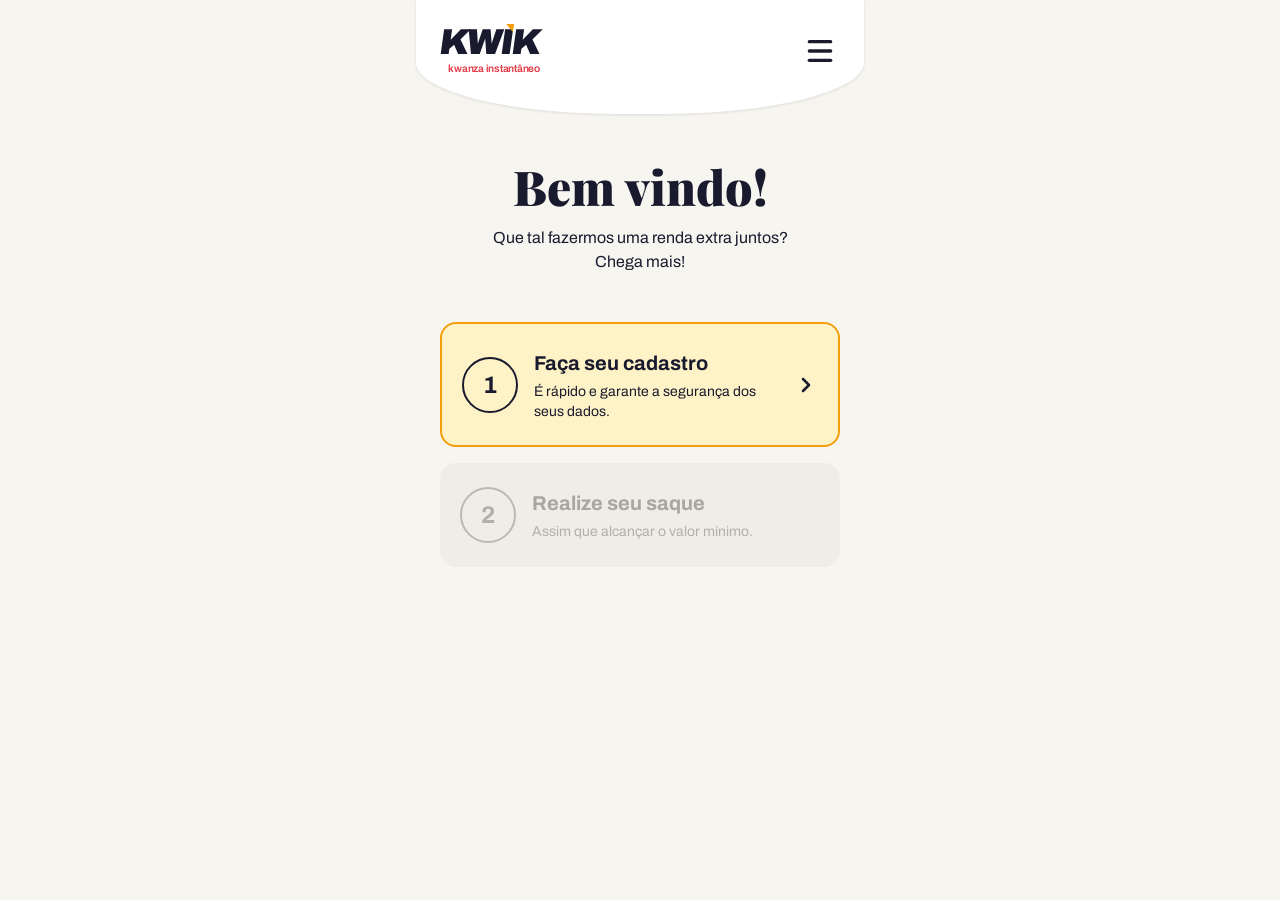
<file: index.html>
<!DOCTYPE html><html lang="en"><head><meta charset="utf-8"><meta name="viewport" content="width=device-width, initial-scale=1"><link rel="stylesheet" href="css/3wq5gvpswc_cg.css" data-precedence="next"><link rel="preload" as="script" fetchpriority="low" href="js/0t6g526immh_b.js"><script src="js/2kwe20sqkpbfu.js" async=""></script><script src="js/1pfthcxd_sqzd.js" async=""></script><script src="js/turbopack-1cvbnb3nlabgn.js" async=""></script><script src="js/1arx6clq0msw6.js" async=""></script><meta name="theme-color" content="white" media="(prefers-color-scheme: light)"><meta name="theme-color" content="black" media="(prefers-color-scheme: dark)"><meta name="color-scheme" content="light dark"><title>KWIK — Kwanza Instantâneo</title><meta name="description" content="Valide códigos KWIK e transforme cada oferta em kwanza instantâneo na sua conta."><meta name="generator" content="v0.app"><link rel="icon" href="images/icon-light-32x32.png" media="(prefers-color-scheme: light)"><link rel="icon" href="images/icon-dark-32x32.png" media="(prefers-color-scheme: dark)"><link rel="icon" href="images/icon.svg" type="image/svg+xml"><link rel="apple-touch-icon" href="images/apple-icon.png"><script src="js/0c0hxoamwjsbw.js" nomodule=""></script></head><body class="antialiased"><div hidden=""><!--$--><!--/$--></div><main class="kwik-site-shell"><iframe title="KWIK — Kwanza Instantâneo" src="index_1.html" class="kwik-site-frame"></iframe></main><!--$--><!--/$--><!--$!--><template data-dgst=""></template><!--/$--><script id="_R_">(globalThis["TURBOPACK"] || (globalThis["TURBOPACK"] = [])).push({"otherChunks":["static/immutable/chunks/0t6g526immh_b.js","static/immutable/chunks/2kwe20sqkpbfu.js","static/immutable/chunks/1pfthcxd_sqzd.js"],"runtimeModuleIds":[69245]});</script><script src="js/0t6g526immh_b.js" async=""></script><script>(self.__next_f=self.__next_f||[]).push([0])</script><script>self.__next_f.push([1,"1:\"$Sreact.fragment\"\n2:\"/_next/static/immutable/chunks/1arx6clq0msw6.js\"\n3:I[76210,[\"$2\"],\"default\"]\n4:I[90604,[\"$2\"],\"default\"]\n5:I[34523,[\"$2\"],\"Analytics\"]\n7:I[63334,[\"$2\"],\"OutletBoundary\"]\n8:\"$Sreact.suspense\"\na:\"ViewportBoundary\"\nb:I[63334,[\"$2\"],\"$a\"]\nd:\"MetadataBoundary\"\ne:I[63334,[\"$2\"],\"$d\"]\n10:I[48189,[\"$2\"],\"default\",1]\n:HL[\"/_next/static/immutable/chunks/3wq5gvpswc_cg.css\",\"style\"]\n6:[[\"children\",{\"s\":\"__PAGE__\",\"h\":512,\"d\":{\"r\":[\"$\",\"$1\",\"c\",{\"children\":[[\"$\",\"main\",null,{\"className\":\"kwik-site-shell\",\"children\":[\"$\",\"iframe\",null,{\"title\":\"KWIK — Kwanza Instantâneo\",\"src\":\"/kwik-backup/index.html\",\"className\":\"kwik-site-frame\"}]}],null,[\"$\",\"$L7\",null,{\"children\":[\"$\",\"$8\",null,{\"name\":\"Next.MetadataOutlet\",\"children\":\"$@9\"}]}]]}],\"p\":false,\"v\":null}}]]\n0:{\"P\":null,\"c\":[\"\",\"\"],\"q\":\"\",\"i\":false,\"t\":{\"t\":{\"s\":\"\",\"h\":528,\"d\":{\"r\":[\"$\",\"$1\",\"c\",{\"children\":[[[\"$\",\"link\",\"0\",{\"rel\":\"stylesheet\",\"href\":\"/_next/static/immutable/chunks/3wq5gvpswc_cg.css\",\"precedence\":\"next\",\"crossOrigin\":\"$undefined\",\"nonce\":\"$undefined\"}],[\"$\",\"script\",\"script-0\",{\"src\":\"/_next/static/immutable/chunks/1arx6clq0msw6.js\",\"async\":true,\"nonce\":\"$undefined\"}]],[\"$\",\"html\",null,{\"lang\":\"en\",\"children\":[\"$\",\"body\",null,{\"className\":\"antialiased\",\"children\":[[\"$\",\"$L3\",null,{\"parallelRouterKey\":\"children\",\"error\":\"$undefined\",\"errorStyles\":\"$undefined\",\"errorScripts\":\"$undefined\",\"template\":[\"$\",\"$L4\",null,{}],\"templateStyles\":\"$undefined\",\"templateScripts\":\"$undefined\",\"notFound\":[[[\"$\",\"title\",null,{\"children\":\"404: This page could not be found.\"}],[\"$\",\"div\",null,{\"style\":{\"fontFamily\":\"system-ui,\\\"Segoe UI\\\",Roboto,Helvetica,Arial,sans-serif,\\\"Apple Color Emoji\\\",\\\"Segoe UI Emoji\\\"\",\"height\":\"100vh\",\"textAlign\":\"center\",\"display\":\"flex\",\"flexDirection\":\"column\",\"alignItems\":\"center\",\"justifyContent\":\"center\"},\"children\":[\"$\",\"div\",null,{\"children\":[[\"$\",\"style\",null,{\"dangerouslySetInnerHTML\":{\"__html\":\"body{color:#000;background:#fff;margin:0}.next-error-h1{border-right:1px solid rgba(0,0,0,.3)}@media (prefers-color-scheme:dark){body{color:#fff;background:#000}.next-error-h1{border-right:1px solid rgba(255,255,255,.3)}}\"}}],[\"$\",\"h1\",null,{\"className\":\"next-error-h1\",\"style\":{\"display\":\"inline-block\",\"margin\":\"0 20px 0 0\",\"padding\":\"0 23px 0 0\",\"fontSize\":24,\"fontWeight\":500,\"verticalAlign\":\"top\",\"lineHeight\":\"49px\"},\"children\":404}],[\"$\",\"div\",null,{\"style\":{\"display\":\"inline-block\"},\"children\":[\"$\",\"h2\",null,{\"style\":{\"fontSize\":14,\"fontWeight\":400,\"lineHeight\":\"49px\",\"margin\":0},\"children\":\"This page could not be found.\"}]}]]}]}]],[]],\"forbidden\":\"$undefined\",\"unauthorized\":\"$undefined\"}],[\"$\",\"$L5\",null,{}]]}]}]]}],\"p\":false,\"v\":null},\"c\":\"$Q6\"},\"h\":{\"r\":[\"$\",\"$1\",\"h\",{\"children\":[null,[\"$\",\"$Lb\",null,{\"children\":\"$Lc\"}],[\"$\",\"$Le\",null,{\"children\":[[\"$\",\"div\",null,{\"hidden\":true,\"children\":[\"$\",\"$8\",null,{\"name\":\"Next.Metadata\",\"children\":\"$Lf\"}]}],null]}],null]}],\"p\":false,\"v\":null}},\"m\":\"$undefined\",\"G\":[\"$10\",[[\"$\",\"link\",\"0\",{\"rel\":\"stylesheet\",\"href\":\"/_next/static/immutable/chunks/3wq5gvpswc_cg.css\",\"precedence\":\"next\",\"crossOrigin\":\"$undefined\",\"nonce\":\"$undefined\"}]]],\"S\":true,\"r\":\"$undefined\",\"s\":\"$undefined\",\"a\":\"$undefined\",\"l\":\"$undefined\",\"p\":\"$undefined\",\"d\":\"$undefined\",\"b\":\"aMy9KKbe89vZa8sRMTYF1\"}\nc:[[\"$\",\"meta\",\"0\",{\"charSet\":\"utf-8\"}],[\"$\",\"meta\",\"1\",{\"name\":\"viewport\",\"content\":\"width=device-width, initial-scale=1\"}],[\"$\",\"meta\",\"2\",{\"name\":\"theme-color\",\"content\":\"white\",\"media\":\"(prefers-color-scheme: light)\"}],[\"$\",\"meta\",\"3\",{\"name\":\"theme-color\",\"content\":\"black\",\"media\":\"(prefers-color-scheme: dark)\"}],[\"$\",\"meta\",\"4\",{\"name\":\"color-scheme\",\"content\":\"light dark\"}]]\n11:I[65155,[\"$2\"],\"IconMark\"]\n9:null\nf:[[\"$\",\"title\",\"0\",{\"children\":\"KWIK — Kwanza Instantâneo\"}],[\"$\",\"meta\",\"1\",{\"name\":\"description\",\"content\":\"Valide códigos KWIK e transforme cada oferta em kwanza instantâneo na sua conta.\"}],[\"$\",\"meta\",\"2\",{\"name\":\"generator\",\"content\":\"v0.app\"}],[\"$\",\"link\",\"3\",{\"rel\":\"icon\",\"href\":\"/icon-light-32x32.png\",\"media\":\"(prefers-color-scheme: light)\"}],[\"$\",\"link\",\"4\",{\"rel\":\"icon\",\"href\":\"/icon-dark-32x32.png\",\"media\":\"(prefers-color-scheme: dark)\"}],[\"$\",\"link\",\"5\",{\"rel\":\"icon\",\"href\":\"/icon.svg\",\"type\":\"image/svg+xml\"}],[\"$\",\"link\",\"6\",{\"rel\":\"apple-touch-icon\",\"href\":\"/apple-icon.png\"}],[\"$\",\"$L11\",\"7\",{}]]\n"])</script></body></html>
</file>
<file: css/3wq5gvpswc_cg.css>
@layer properties{@supports (((-webkit-hyphens:none)) and (not (margin-trim:inline))) or ((-moz-orient:inline) and (not (color:rgb(from red r g b)))){:root,:host{--shimmer-angle:20deg}*,:before,:after,::backdrop{--tw-rotate-x:initial;--tw-rotate-y:initial;--tw-rotate-z:initial;--tw-skew-x:initial;--tw-skew-y:initial;--tw-space-y-reverse:0;--tw-border-style:solid;--tw-font-weight:initial;--tw-outline-style:solid;--tw-shadow:0 0 #0000;--tw-shadow-color:initial;--tw-shadow-alpha:100%;--tw-inset-shadow:0 0 #0000;--tw-inset-shadow-color:initial;--tw-inset-shadow-alpha:100%;--tw-ring-color:initial;--tw-ring-shadow:0 0 #0000;--tw-inset-ring-color:initial;--tw-inset-ring-shadow:0 0 #0000;--tw-ring-inset:initial;--tw-ring-offset-width:0px;--tw-ring-offset-color:#fff;--tw-ring-offset-shadow:0 0 #0000;--tw-translate-x:0;--tw-translate-y:0;--tw-translate-z:0;--tw-animation-delay:0s;--tw-animation-direction:normal;--tw-animation-duration:initial;--tw-animation-fill-mode:none;--tw-animation-iteration-count:1;--tw-enter-blur:0;--tw-enter-opacity:1;--tw-enter-rotate:0;--tw-enter-scale:1;--tw-enter-translate-x:0;--tw-enter-translate-y:0;--tw-exit-blur:0;--tw-exit-opacity:1;--tw-exit-rotate:0;--tw-exit-scale:1;--tw-exit-translate-x:0;--tw-exit-translate-y:0;--scroll-fade-t:0px;--scroll-fade-b:0px;--scroll-fade-s:0px;--scroll-fade-e:0px;--scroll-fade-mask:initial;--shimmer-image:initial;--shimmer-text-fill:initial}}}@layer theme{:root,:host{--font-sans:-apple-system, BlinkMacSystemFont, "Segoe UI", Roboto, "Helvetica Neue", "Noto Sans", Arial, sans-serif, "Apple Color Emoji", "Segoe UI Emoji", "Segoe UI Symbol", "Noto Color Emoji";--font-serif:ui-serif, Georgia, Cambria, "Times New Roman", Times, serif;--font-mono:ui-monospace, SFMono-Regular, Menlo, Monaco, Consolas, "Liberation Mono", "Courier New", monospace;--spacing:.25rem;--text-xs:.75rem;--text-xs--line-height:calc(1 / .75);--text-sm:.875rem;--text-sm--line-height:calc(1.25 / .875);--font-weight-medium:500;--radius-md:calc(var(--radius) * .8);--default-transition-duration:.15s;--default-transition-timing-function:cubic-bezier(.4, 0, .2, 1);--default-font-family:var(--font-sans);--default-mono-font-family:var(--font-mono)}}@layer base{*,:after,:before,::backdrop{box-sizing:border-box;border:0 solid;margin:0;padding:0}::file-selector-button{box-sizing:border-box;border:0 solid;margin:0;padding:0}html,:host{-webkit-text-size-adjust:100%;tab-size:4;line-height:1.5;font-family:var(--default-font-family,-apple-system, BlinkMacSystemFont, "Segoe UI", Roboto, "Helvetica Neue", "Noto Sans", Arial, sans-serif, "Apple Color Emoji", "Segoe UI Emoji", "Segoe UI Symbol", "Noto Color Emoji");font-feature-settings:var(--default-font-feature-settings,normal);font-variation-settings:var(--default-font-variation-settings,normal);-webkit-tap-highlight-color:transparent}hr{height:0;color:inherit;border-top-width:1px}abbr:where([title]){-webkit-text-decoration:underline dotted;text-decoration:underline dotted}h1,h2,h3,h4,h5,h6{font-size:inherit;font-weight:inherit}a{color:inherit;-webkit-text-decoration:inherit;-webkit-text-decoration:inherit;-webkit-text-decoration:inherit;-webkit-text-decoration:inherit;text-decoration:inherit}b,strong{font-weight:bolder}code,kbd,samp,pre{font-family:var(--default-mono-font-family,ui-monospace, SFMono-Regular, Menlo, Monaco, Consolas, "Liberation Mono", "Courier New", monospace);font-feature-settings:var(--default-mono-font-feature-settings,normal);font-variation-settings:var(--default-mono-font-variation-settings,normal);font-size:1em}small{font-size:80%}sub,sup{vertical-align:baseline;font-size:75%;line-height:0;position:relative}sub{bottom:-.25em}sup{top:-.5em}table{text-indent:0;border-color:inherit;border-collapse:collapse}:-moz-focusring:where(:not(iframe)){outline:auto}progress{vertical-align:baseline}summary{display:list-item}ol,ul,menu{list-style:none}img,svg,video,canvas,audio,iframe,embed,object{vertical-align:middle;display:block}img,video{max-width:100%;height:auto}button,input,select,optgroup,textarea{font:inherit;font-feature-settings:inherit;font-variation-settings:inherit;letter-spacing:inherit;color:inherit;opacity:1;background-color:#0000;border-radius:0}::file-selector-button{font:inherit;font-feature-settings:inherit;font-variation-settings:inherit;letter-spacing:inherit;color:inherit;opacity:1;background-color:#0000;border-radius:0}:where(select:is([multiple],[size])) optgroup{font-weight:bolder}:where(select:is([multiple],[size])) optgroup option{padding-inline-start:20px}::file-selector-button{margin-inline-end:4px}::placeholder{opacity:1}@supports (not ((-webkit-appearance:-apple-pay-button))) or (contain-intrinsic-size:1px){::placeholder{color:currentColor}@supports (color:color-mix(in lab, red, red)){::placeholder{color:color-mix(in oklab, currentcolor 50%, transparent)}}}textarea{resize:vertical}::-webkit-search-decoration{-webkit-appearance:none}::-webkit-date-and-time-value{min-height:1lh;text-align:inherit}::-webkit-datetime-edit{display:inline-flex}::-webkit-datetime-edit-fields-wrapper{padding:0}::-webkit-datetime-edit{padding-block:0}::-webkit-datetime-edit-year-field{padding-block:0}::-webkit-datetime-edit-month-field{padding-block:0}::-webkit-datetime-edit-day-field{padding-block:0}::-webkit-datetime-edit-hour-field{padding-block:0}::-webkit-datetime-edit-minute-field{padding-block:0}::-webkit-datetime-edit-second-field{padding-block:0}::-webkit-datetime-edit-millisecond-field{padding-block:0}::-webkit-datetime-edit-meridiem-field{padding-block:0}::-webkit-calendar-picker-indicator{line-height:1}:-moz-ui-invalid{box-shadow:none}button,input:where([type=button],[type=reset],[type=submit]){appearance:button}::file-selector-button{appearance:button}::-webkit-inner-spin-button{height:auto}::-webkit-outer-spin-button{height:auto}[hidden]:where(:not([hidden=until-found])){display:none!important}*{border-color:var(--border);outline-color:var(--ring)}@supports (color:color-mix(in lab, red, red)){*{outline-color:color-mix(in oklab, var(--ring) 50%, transparent)}}body{background-color:var(--background);color:var(--foreground)}}@layer components;@layer utilities{.fixed{position:fixed}.relative{position:relative}.mt-4{margin-top:calc(var(--spacing) * 4)}.mt-6{margin-top:calc(var(--spacing) * 6)}.mt-8{margin-top:calc(var(--spacing) * 8)}.block{display:block}.flex{display:flex}.grid{display:grid}.hidden{display:none}.inline{display:inline}.inline-flex{display:inline-flex}.size-6{width:calc(var(--spacing) * 6);height:calc(var(--spacing) * 6)}.size-7{width:calc(var(--spacing) * 7);height:calc(var(--spacing) * 7)}.size-8{width:calc(var(--spacing) * 8);height:calc(var(--spacing) * 8)}.size-9{width:calc(var(--spacing) * 9);height:calc(var(--spacing) * 9)}.h-6{height:calc(var(--spacing) * 6)}.h-7{height:calc(var(--spacing) * 7)}.h-8{height:calc(var(--spacing) * 8)}.h-9{height:calc(var(--spacing) * 9)}.flex-1{flex:1}.shrink-0{flex-shrink:0}.transform{transform:var(--tw-rotate-x,) var(--tw-rotate-y,) var(--tw-rotate-z,) var(--tw-skew-x,) var(--tw-skew-y,)}.grid-cols-2{grid-template-columns:repeat(2,minmax(0,1fr))}.items-center{align-items:center}.justify-between{justify-content:space-between}.justify-center{justify-content:center}.gap-1{gap:var(--spacing)}.gap-1\.5{gap:calc(var(--spacing) * 1.5)}.gap-3{gap:calc(var(--spacing) * 3)}:where(.space-y-5>:not(:last-child)){--tw-space-y-reverse:0;margin-block-start:calc(calc(var(--spacing) * 5) * var(--tw-space-y-reverse));margin-block-end:calc(calc(var(--spacing) * 5) * calc(1 - var(--tw-space-y-reverse)))}:where(.space-y-6>:not(:last-child)){--tw-space-y-reverse:0;margin-block-start:calc(calc(var(--spacing) * 6) * var(--tw-space-y-reverse));margin-block-end:calc(calc(var(--spacing) * 6) * calc(1 - var(--tw-space-y-reverse)))}.rounded-\[min\(var\(--radius-md\)\,10px\)\]{border-radius:min(var(--radius-md), 10px)}.rounded-\[min\(var\(--radius-md\)\,12px\)\]{border-radius:min(var(--radius-md), 12px)}.rounded-lg{border-radius:var(--radius)}.border{border-style:var(--tw-border-style);border-width:1px}.border-border{border-color:var(--border)}.border-transparent{border-color:#0000}.bg-background{background-color:var(--background)}.bg-destructive\/10{background-color:var(--destructive)}@supports (color:color-mix(in lab, red, red)){.bg-destructive\/10{background-color:color-mix(in oklab, var(--destructive) 10%, transparent)}}.bg-primary{background-color:var(--primary)}.bg-secondary{background-color:var(--secondary)}.bg-clip-padding{background-clip:padding-box}.px-2{padding-inline:calc(var(--spacing) * 2)}.px-2\.5{padding-inline:calc(var(--spacing) * 2.5)}.text-sm{font-size:var(--text-sm);line-height:var(--tw-leading,var(--text-sm--line-height))}.text-xs{font-size:var(--text-xs);line-height:var(--tw-leading,var(--text-xs--line-height))}.text-\[0\.8rem\]{font-size:.8rem}.font-medium{--tw-font-weight:var(--font-weight-medium);font-weight:var(--font-weight-medium)}.whitespace-nowrap{white-space:nowrap}.text-destructive{color:var(--destructive)}.text-primary{color:var(--primary)}.text-primary-foreground{color:var(--primary-foreground)}.text-secondary-foreground{color:var(--secondary-foreground)}.underline-offset-4{text-underline-offset:4px}.antialiased{-webkit-font-smoothing:antialiased;-moz-osx-font-smoothing:grayscale}.outline{outline-style:var(--tw-outline-style);outline-width:1px}.transition-all{transition-property:all;transition-timing-function:var(--tw-ease,var(--default-transition-timing-function));transition-duration:var(--tw-duration,var(--default-transition-duration))}.outline-none{--tw-outline-style:none;outline-style:none}.select-none{-webkit-user-select:none;user-select:none}@media (hover:hover){.hover\:bg-destructive\/20:hover{background-color:var(--destructive)}@supports (color:color-mix(in lab, red, red)){.hover\:bg-destructive\/20:hover{background-color:color-mix(in oklab, var(--destructive) 20%, transparent)}}.hover\:bg-muted:hover{background-color:var(--muted)}.hover\:bg-secondary\/80:hover{background-color:var(--secondary)}@supports (color:color-mix(in lab, red, red)){.hover\:bg-secondary\/80:hover{background-color:color-mix(in oklab, var(--secondary) 80%, transparent)}}.hover\:text-foreground:hover{color:var(--foreground)}.hover\:underline:hover{text-decoration-line:underline}}.focus-visible\:border-destructive\/40:focus-visible{border-color:var(--destructive)}@supports (color:color-mix(in lab, red, red)){.focus-visible\:border-destructive\/40:focus-visible{border-color:color-mix(in oklab, var(--destructive) 40%, transparent)}}.focus-visible\:border-ring:focus-visible{border-color:var(--ring)}.focus-visible\:ring-3:focus-visible{--tw-ring-shadow:var(--tw-ring-inset,) 0 0 0 calc(3px + var(--tw-ring-offset-width)) var(--tw-ring-color,currentcolor);box-shadow:var(--tw-inset-shadow), var(--tw-inset-ring-shadow), var(--tw-ring-offset-shadow), var(--tw-ring-shadow), var(--tw-shadow)}.focus-visible\:ring-destructive\/20:focus-visible{--tw-ring-color:var(--destructive)}@supports (color:color-mix(in lab, red, red)){.focus-visible\:ring-destructive\/20:focus-visible{--tw-ring-color:color-mix(in oklab, var(--destructive) 20%, transparent)}}.focus-visible\:ring-ring\/50:focus-visible{--tw-ring-color:var(--ring)}@supports (color:color-mix(in lab, red, red)){.focus-visible\:ring-ring\/50:focus-visible{--tw-ring-color:color-mix(in oklab, var(--ring) 50%, transparent)}}.active\:not-aria-\[haspopup\]\:translate-y-px:active:not([aria-haspopup]){--tw-translate-y:1px;translate:var(--tw-translate-x) var(--tw-translate-y)}.disabled\:pointer-events-none:disabled{pointer-events:none}.disabled\:opacity-50:disabled{opacity:.5}:where([data-slot=button-group]) .in-data-\[slot\=button-group\]\:rounded-lg{border-radius:var(--radius)}.has-data-\[icon\=inline-end\]\:pr-1\.5:has([data-icon=inline-end]){padding-right:calc(var(--spacing) * 1.5)}.has-data-\[icon\=inline-end\]\:pr-2:has([data-icon=inline-end]){padding-right:calc(var(--spacing) * 2)}.has-data-\[icon\=inline-start\]\:pl-1\.5:has([data-icon=inline-start]){padding-left:calc(var(--spacing) * 1.5)}.has-data-\[icon\=inline-start\]\:pl-2:has([data-icon=inline-start]){padding-left:calc(var(--spacing) * 2)}.aria-expanded\:bg-muted[aria-expanded=true]{background-color:var(--muted)}.aria-expanded\:bg-secondary[aria-expanded=true]{background-color:var(--secondary)}.aria-expanded\:text-foreground[aria-expanded=true]{color:var(--foreground)}.aria-expanded\:text-secondary-foreground[aria-expanded=true]{color:var(--secondary-foreground)}.aria-invalid\:border-destructive[aria-invalid=true]{border-color:var(--destructive)}.aria-invalid\:ring-3[aria-invalid=true]{--tw-ring-shadow:var(--tw-ring-inset,) 0 0 0 calc(3px + var(--tw-ring-offset-width)) var(--tw-ring-color,currentcolor);box-shadow:var(--tw-inset-shadow), var(--tw-inset-ring-shadow), var(--tw-ring-offset-shadow), var(--tw-ring-shadow), var(--tw-shadow)}.aria-invalid\:ring-destructive\/20[aria-invalid=true]{--tw-ring-color:var(--destructive)}@supports (color:color-mix(in lab, red, red)){.aria-invalid\:ring-destructive\/20[aria-invalid=true]{--tw-ring-color:color-mix(in oklab, var(--destructive) 20%, transparent)}}.dark\:border-input:is(.dark *){border-color:var(--input)}.dark\:bg-destructive\/20:is(.dark *){background-color:var(--destructive)}@supports (color:color-mix(in lab, red, red)){.dark\:bg-destructive\/20:is(.dark *){background-color:color-mix(in oklab, var(--destructive) 20%, transparent)}}.dark\:bg-input\/30:is(.dark *){background-color:var(--input)}@supports (color:color-mix(in lab, red, red)){.dark\:bg-input\/30:is(.dark *){background-color:color-mix(in oklab, var(--input) 30%, transparent)}}@media (hover:hover){.dark\:hover\:bg-destructive\/30:is(.dark *):hover{background-color:var(--destructive)}@supports (color:color-mix(in lab, red, red)){.dark\:hover\:bg-destructive\/30:is(.dark *):hover{background-color:color-mix(in oklab, var(--destructive) 30%, transparent)}}.dark\:hover\:bg-input\/50:is(.dark *):hover{background-color:var(--input)}@supports (color:color-mix(in lab, red, red)){.dark\:hover\:bg-input\/50:is(.dark *):hover{background-color:color-mix(in oklab, var(--input) 50%, transparent)}}.dark\:hover\:bg-muted\/50:is(.dark *):hover{background-color:var(--muted)}@supports (color:color-mix(in lab, red, red)){.dark\:hover\:bg-muted\/50:is(.dark *):hover{background-color:color-mix(in oklab, var(--muted) 50%, transparent)}}}.dark\:focus-visible\:ring-destructive\/40:is(.dark *):focus-visible{--tw-ring-color:var(--destructive)}@supports (color:color-mix(in lab, red, red)){.dark\:focus-visible\:ring-destructive\/40:is(.dark *):focus-visible{--tw-ring-color:color-mix(in oklab, var(--destructive) 40%, transparent)}}.dark\:aria-invalid\:border-destructive\/50:is(.dark *)[aria-invalid=true]{border-color:var(--destructive)}@supports (color:color-mix(in lab, red, red)){.dark\:aria-invalid\:border-destructive\/50:is(.dark *)[aria-invalid=true]{border-color:color-mix(in oklab, var(--destructive) 50%, transparent)}}.dark\:aria-invalid\:ring-destructive\/40:is(.dark *)[aria-invalid=true]{--tw-ring-color:var(--destructive)}@supports (color:color-mix(in lab, red, red)){.dark\:aria-invalid\:ring-destructive\/40:is(.dark *)[aria-invalid=true]{--tw-ring-color:color-mix(in oklab, var(--destructive) 40%, transparent)}}.\[\&_svg\]\:pointer-events-none svg{pointer-events:none}.\[\&_svg\]\:shrink-0 svg{flex-shrink:0}.\[\&_svg\:not\(\[class\*\=\'size-\'\]\)\]\:size-3 svg:not([class*=size-]){width:calc(var(--spacing) * 3);height:calc(var(--spacing) * 3)}.\[\&_svg\:not\(\[class\*\=\'size-\'\]\)\]\:size-3\.5 svg:not([class*=size-]){width:calc(var(--spacing) * 3.5);height:calc(var(--spacing) * 3.5)}.\[\&_svg\:not\(\[class\*\=\'size-\'\]\)\]\:size-4 svg:not([class*=size-]){width:calc(var(--spacing) * 4);height:calc(var(--spacing) * 4)}@media (hover:hover){.\[a\]\:hover\:bg-primary\/80:is(a):hover{background-color:var(--primary)}@supports (color:color-mix(in lab, red, red)){.\[a\]\:hover\:bg-primary\/80:is(a):hover{background-color:color-mix(in oklab, var(--primary) 80%, transparent)}}}}@property --tw-animation-delay{syntax:"*";inherits:false;initial-value:0s}@property --tw-animation-direction{syntax:"*";inherits:false;initial-value:normal}@property --tw-animation-duration{syntax:"*";inherits:false}@property --tw-animation-fill-mode{syntax:"*";inherits:false;initial-value:none}@property --tw-animation-iteration-count{syntax:"*";inherits:false;initial-value:1}@property --tw-enter-blur{syntax:"*";inherits:false;initial-value:0}@property --tw-enter-opacity{syntax:"*";inherits:false;initial-value:1}@property --tw-enter-rotate{syntax:"*";inherits:false;initial-value:0}@property --tw-enter-scale{syntax:"*";inherits:false;initial-value:1}@property --tw-enter-translate-x{syntax:"*";inherits:false;initial-value:0}@property --tw-enter-translate-y{syntax:"*";inherits:false;initial-value:0}@property --tw-exit-blur{syntax:"*";inherits:false;initial-value:0}@property --tw-exit-opacity{syntax:"*";inherits:false;initial-value:1}@property --tw-exit-rotate{syntax:"*";inherits:false;initial-value:0}@property --tw-exit-scale{syntax:"*";inherits:false;initial-value:1}@property --tw-exit-translate-x{syntax:"*";inherits:false;initial-value:0}@property --tw-exit-translate-y{syntax:"*";inherits:false;initial-value:0}@property --scroll-fade-t{syntax:"<length-percentage>";inherits:false;initial-value:0}@property --scroll-fade-b{syntax:"<length-percentage>";inherits:false;initial-value:0}@property --scroll-fade-s{syntax:"<length-percentage>";inherits:false;initial-value:0}@property --scroll-fade-e{syntax:"<length-percentage>";inherits:false;initial-value:0}@property --scroll-fade-mask{syntax:"*";inherits:false}@property --shimmer-angle{syntax:"<angle>";inherits:true;initial-value:20deg}@property --shimmer-image{syntax:"*";inherits:false}@property --shimmer-text-fill{syntax:"*";inherits:false}@media (prefers-reduced-motion:reduce){.shimmer{-webkit-text-fill-color:currentColor;background-image:none;animation:none}}:root{--lightningcss-light:initial;--lightningcss-dark: ;color-scheme:light;--background:#fff;--foreground:#0a0a0a;--card:#fff;--card-foreground:#0a0a0a;--popover:#fff;--popover-foreground:#0a0a0a;--primary:#171717;--primary-foreground:#fafafa;--secondary:#f5f5f5;--secondary-foreground:#171717;--muted:#f5f5f5;--muted-foreground:#737373;--accent:#f5f5f5;--accent-foreground:#171717;--destructive:#e40014;--border:#e5e5e5;--input:#e5e5e5;--ring:#a1a1a1;--chart-1:#d4d4d4;--chart-2:#737373;--chart-3:#525252;--chart-4:#404040;--chart-5:#262626;--radius:.625rem;--sidebar:#fafafa;--sidebar-foreground:#0a0a0a;--sidebar-primary:#171717;--sidebar-primary-foreground:#fafafa;--sidebar-accent:#f5f5f5;--sidebar-accent-foreground:#171717;--sidebar-border:#e5e5e5;--sidebar-ring:#a1a1a1}@supports (color:lab(0% 0 0)){:root{--background:lab(100% 0 0);--foreground:lab(2.75381% 0 0);--card:lab(100% 0 0);--card-foreground:lab(2.75381% 0 0);--popover:lab(100% 0 0);--popover-foreground:lab(2.75381% 0 0);--primary:lab(7.78201% -.0000149012 0);--primary-foreground:lab(98.26% 0 0);--secondary:lab(96.52% -.0000298023 .0000119209);--secondary-foreground:lab(7.78201% -.0000149012 0);--muted:lab(96.52% -.0000298023 .0000119209);--muted-foreground:lab(48.496% 0 0);--accent:lab(96.52% -.0000298023 .0000119209);--accent-foreground:lab(7.78201% -.0000149012 0);--destructive:lab(48.4493% 77.4328 61.5452);--border:lab(90.952% 0 -.0000119209);--input:lab(90.952% 0 -.0000119209);--ring:lab(66.128% -.0000298023 .0000119209);--chart-1:lab(84.92% 0 -.0000119209);--chart-2:lab(48.496% 0 0);--chart-3:lab(34.924% 0 0);--chart-4:lab(27.036% 0 0);--chart-5:lab(15.204% 0 -.00000596046);--sidebar:lab(98.26% 0 0);--sidebar-foreground:lab(2.75381% 0 0);--sidebar-primary:lab(7.78201% -.0000149012 0);--sidebar-primary-foreground:lab(98.26% 0 0);--sidebar-accent:lab(96.52% -.0000298023 .0000119209);--sidebar-accent-foreground:lab(7.78201% -.0000149012 0);--sidebar-border:lab(90.952% 0 -.0000119209);--sidebar-ring:lab(66.128% -.0000298023 .0000119209)}}.dark{--lightningcss-light: ;--lightningcss-dark:initial;color-scheme:dark;--background:#0a0a0a;--foreground:#fafafa;--card:#171717;--card-foreground:#fafafa;--popover:#171717;--popover-foreground:#fafafa;--primary:#e5e5e5;--primary-foreground:#171717;--secondary:#262626;--secondary-foreground:#fafafa;--muted:#262626;--muted-foreground:#a1a1a1;--accent:#262626;--accent-foreground:#fafafa;--destructive:#ff6568;--border:#ffffff1a;--input:#ffffff26;--ring:#737373;--chart-1:#d4d4d4;--chart-2:#737373;--chart-3:#525252;--chart-4:#404040;--chart-5:#262626;--sidebar:#171717;--sidebar-foreground:#fafafa;--sidebar-primary:#1447e6;--sidebar-primary-foreground:#fafafa;--sidebar-accent:#262626;--sidebar-accent-foreground:#fafafa;--sidebar-border:#ffffff1a;--sidebar-ring:#737373}@supports (color:lab(0% 0 0)){.dark{--background:lab(2.75381% 0 0);--foreground:lab(98.26% 0 0);--card:lab(7.78201% -.0000149012 0);--card-foreground:lab(98.26% 0 0);--popover:lab(7.78201% -.0000149012 0);--popover-foreground:lab(98.26% 0 0);--primary:lab(90.952% 0 -.0000119209);--primary-foreground:lab(7.78201% -.0000149012 0);--secondary:lab(15.204% 0 -.00000596046);--secondary-foreground:lab(98.26% 0 0);--muted:lab(15.204% 0 -.00000596046);--muted-foreground:lab(66.128% -.0000298023 .0000119209);--accent:lab(15.204% 0 -.00000596046);--accent-foreground:lab(98.26% 0 0);--destructive:lab(63.7053% 60.745 31.3109);--border:lab(100% 0 0/.1);--input:lab(100% 0 0/.15);--ring:lab(48.496% 0 0);--chart-1:lab(84.92% 0 -.0000119209);--chart-2:lab(48.496% 0 0);--chart-3:lab(34.924% 0 0);--chart-4:lab(27.036% 0 0);--chart-5:lab(15.204% 0 -.00000596046);--sidebar:lab(7.78201% -.0000149012 0);--sidebar-foreground:lab(98.26% 0 0);--sidebar-primary:lab(36.9089% 35.0961 -85.6872);--sidebar-primary-foreground:lab(98.26% 0 0);--sidebar-accent:lab(15.204% 0 -.00000596046);--sidebar-accent-foreground:lab(98.26% 0 0);--sidebar-border:lab(100% 0 0/.1);--sidebar-ring:lab(48.496% 0 0)}}@media (prefers-color-scheme:dark){:root:not(.light){--lightningcss-light: ;--lightningcss-dark:initial;color-scheme:dark;--background:#0a0a0a;--foreground:#fafafa;--card:#171717;--card-foreground:#fafafa;--popover:#171717;--popover-foreground:#fafafa;--primary:#e5e5e5;--primary-foreground:#171717;--secondary:#262626;--secondary-foreground:#fafafa;--muted:#262626;--muted-foreground:#a1a1a1;--accent:#262626;--accent-foreground:#fafafa;--destructive:#ff6568;--border:#ffffff1a;--input:#ffffff26;--ring:#737373;--chart-1:#d4d4d4;--chart-2:#737373;--chart-3:#525252;--chart-4:#404040;--chart-5:#262626;--sidebar:#171717;--sidebar-foreground:#fafafa;--sidebar-primary:#1447e6;--sidebar-primary-foreground:#fafafa;--sidebar-accent:#262626;--sidebar-accent-foreground:#fafafa;--sidebar-border:#ffffff1a;--sidebar-ring:#737373}@supports (color:lab(0% 0 0)){:root:not(.light){--background:lab(2.75381% 0 0);--foreground:lab(98.26% 0 0);--card:lab(7.78201% -.0000149012 0);--card-foreground:lab(98.26% 0 0);--popover:lab(7.78201% -.0000149012 0);--popover-foreground:lab(98.26% 0 0);--primary:lab(90.952% 0 -.0000119209);--primary-foreground:lab(7.78201% -.0000149012 0);--secondary:lab(15.204% 0 -.00000596046);--secondary-foreground:lab(98.26% 0 0);--muted:lab(15.204% 0 -.00000596046);--muted-foreground:lab(66.128% -.0000298023 .0000119209);--accent:lab(15.204% 0 -.00000596046);--accent-foreground:lab(98.26% 0 0);--destructive:lab(63.7053% 60.745 31.3109);--border:lab(100% 0 0/.1);--input:lab(100% 0 0/.15);--ring:lab(48.496% 0 0);--chart-1:lab(84.92% 0 -.0000119209);--chart-2:lab(48.496% 0 0);--chart-3:lab(34.924% 0 0);--chart-4:lab(27.036% 0 0);--chart-5:lab(15.204% 0 -.00000596046);--sidebar:lab(7.78201% -.0000149012 0);--sidebar-foreground:lab(98.26% 0 0);--sidebar-primary:lab(36.9089% 35.0961 -85.6872);--sidebar-primary-foreground:lab(98.26% 0 0);--sidebar-accent:lab(15.204% 0 -.00000596046);--sidebar-accent-foreground:lab(98.26% 0 0);--sidebar-border:lab(100% 0 0/.1);--sidebar-ring:lab(48.496% 0 0)}}}.kwik-site-shell{background:#f7f5f0;width:100%;min-height:100svh;overflow:hidden}.kwik-site-frame{border:0;width:100%;min-height:100svh;display:block}@property --tw-rotate-x{syntax:"*";inherits:false}@property --tw-rotate-y{syntax:"*";inherits:false}@property --tw-rotate-z{syntax:"*";inherits:false}@property --tw-skew-x{syntax:"*";inherits:false}@property --tw-skew-y{syntax:"*";inherits:false}@property --tw-space-y-reverse{syntax:"*";inherits:false;initial-value:0}@property --tw-border-style{syntax:"*";inherits:false;initial-value:solid}@property --tw-font-weight{syntax:"*";inherits:false}@property --tw-outline-style{syntax:"*";inherits:false;initial-value:solid}@property --tw-shadow{syntax:"*";inherits:false;initial-value:0 0 #0000}@property --tw-shadow-color{syntax:"*";inherits:false}@property --tw-shadow-alpha{syntax:"<percentage>";inherits:false;initial-value:100%}@property --tw-inset-shadow{syntax:"*";inherits:false;initial-value:0 0 #0000}@property --tw-inset-shadow-color{syntax:"*";inherits:false}@property --tw-inset-shadow-alpha{syntax:"<percentage>";inherits:false;initial-value:100%}@property --tw-ring-color{syntax:"*";inherits:false}@property --tw-ring-shadow{syntax:"*";inherits:false;initial-value:0 0 #0000}@property --tw-inset-ring-color{syntax:"*";inherits:false}@property --tw-inset-ring-shadow{syntax:"*";inherits:false;initial-value:0 0 #0000}@property --tw-ring-inset{syntax:"*";inherits:false}@property --tw-ring-offset-width{syntax:"<length>";inherits:false;initial-value:0}@property --tw-ring-offset-color{syntax:"*";inherits:false;initial-value:#fff}@property --tw-ring-offset-shadow{syntax:"*";inherits:false;initial-value:0 0 #0000}@property --tw-translate-x{syntax:"*";inherits:false;initial-value:0}@property --tw-translate-y{syntax:"*";inherits:false;initial-value:0}@property --tw-translate-z{syntax:"*";inherits:false;initial-value:0}
</file>
<file: css/styles.css>
/* ===== KWIK — Design System ===== */
:root {
  /* Core brand palette */
  --brand: #1a1a2e;
  --brand-foreground: #fffbe6;
  --brand-red: #e63946;
  --brand-orange: #f59e0b;   /* deeper amber */
  --brand-green: #2ec4b6;

  /* Surfaces */
  --background: #f7f5f0;
  --card: #ffffff;
  --secondary: #f0ede6;
  --accent: #f59e0b;         /* deep amber yellow — matches site */
  --accent-foreground: #1a1a2e;
  --muted: #e8e5de;

  /* Text */
  --foreground: #1a1a2e;
  --muted-foreground: #8a8680;

  /* Misc */
  --border: #e0ddd6;
  --input: #d5d2cc;
  --destructive: #e63946;
  --ring: #f59e0b;
  --radius: 12px;
  --success-surface: #dcfce7;
  --success-ink: #166534;

  /* Fonts */
  --font-display: 'Archivo', system-ui, sans-serif;
  --font-serif: 'Playfair Display', Georgia, serif;
  --font-mono: ui-monospace, SFMono-Regular, Menlo, Monaco, Consolas, monospace;
}

/* ===== Reset ===== */
*, *::before, *::after {
  box-sizing: border-box;
  margin: 0;
  padding: 0;
  border: 0 solid transparent;
}

html {
  -webkit-text-size-adjust: 100%;
  line-height: 1.5;
  font-family: var(--font-display);
  -webkit-tap-highlight-color: transparent;
}

body {
  background: var(--background);
  color: var(--foreground);
  min-height: 100vh;
}

a { color: inherit; text-decoration: none; }
img, svg { display: block; max-width: 100%; }
button, input, select, textarea { font: inherit; color: inherit; }
button { cursor: pointer; background: none; border: none; }
input { background: none; border: none; outline: none; }
ol, ul { list-style: none; }

/* ===== App container (mobile-first, max-width 28rem) ===== */
#app {
  max-width: 28rem;
  margin: 0 auto;
  min-height: 100vh;
}

/* ===== Utility classes ===== */
.hidden { display: none !important; }
.text-center { text-align: center; }
.text-left { text-align: left; }
.text-right { text-align: right; }
.w-full { width: 100%; }
.mx-auto { margin-left: auto; margin-right: auto; }
.relative { position: relative; }
.absolute { position: absolute; }
.flex { display: flex; }
.inline-flex { display: inline-flex; }
.grid { display: grid; }
.flex-col { flex-direction: column; }
.items-center { align-items: center; }
.items-start { align-items: flex-start; }
.items-end { align-items: flex-end; }
.justify-between { justify-content: space-between; }
.justify-center { justify-content: center; }
.flex-1 { flex: 1; }
.shrink-0 { flex-shrink: 0; }
.gap-1 { gap: 0.25rem; }
.gap-2 { gap: 0.5rem; }
.gap-3 { gap: 0.75rem; }
.gap-4 { gap: 1rem; }
.select-none { user-select: none; -webkit-user-select: none; }
.overflow-hidden { overflow: hidden; }
.grid-cols-2 { grid-template-columns: repeat(2, minmax(0, 1fr)); }

/* ===== KWIK Logo ===== */
.kwik-logo {
  display: inline-flex;
  flex-direction: column;
  align-items: flex-end;
  line-height: 1;
  user-select: none;
}

.kwik-logo__word {
  font-family: var(--font-display);
  font-weight: 900;
  text-transform: uppercase;
  letter-spacing: -0.05em;
  color: var(--brand);
  transform: skewX(-8deg);
}

.kwik-logo__word--sm { font-size: 1.5rem; }
.kwik-logo__word--md { font-size: 2.25rem; }
.kwik-logo__word--lg { font-size: 3.75rem; }

.kwik-logo__i {
  position: relative;
  display: inline-block;
}

.kwik-logo__tri {
  position: absolute;
  right: 0;
  top: 0;
  background: var(--accent);
  clip-path: polygon(100% 0, 0 0, 100% 100%);
}

.kwik-logo__tri--sm { width: 0.375rem; height: 0.375rem; }
.kwik-logo__tri--md { width: 0.5rem; height: 0.5rem; }
.kwik-logo__tri--lg { width: 0.75rem; height: 0.75rem; }

.kwik-logo__sub {
  margin-top: 0.25rem;
  font-family: var(--font-display);
  font-weight: 600;
  text-transform: lowercase;
  letter-spacing: -0.025em;
  color: var(--brand-red);
}

.kwik-logo__sub--sm { font-size: 0.5rem; }
.kwik-logo__sub--md { font-size: 0.65rem; }
.kwik-logo__sub--lg { font-size: 0.95rem; }

/* ===== Header curved ===== */
.header-curved {
  position: relative;
  overflow: hidden;
  border-bottom-left-radius: 45%;
  border-bottom-right-radius: 45%;
  background: var(--card);
  padding: 1.5rem 1.5rem 2.5rem;
  box-shadow: 0 1px 3px 0 rgba(0,0,0,0.1);
}

/* ===== Header bar (app pages) ===== */
.header-bar {
  display: flex;
  align-items: center;
  justify-content: space-between;
  gap: 0.75rem;
  border-bottom: 1px solid var(--border);
  background: var(--card);
  padding: 0.75rem 1rem;
}

.balance-badge {
  border-radius: 0.75rem;
  border: 2px solid var(--accent);
  padding: 0.25rem 0.75rem;
  text-align: right;
  background: rgba(245,158,11,0.08);
}

.balance-badge__label {
  font-size: 0.55rem;
  font-weight: 700;
  text-transform: uppercase;
  letter-spacing: 0.2em;
  color: var(--muted-foreground);
}

.balance-badge__value {
  font-size: 0.875rem;
  font-weight: 700;
  color: var(--brand);
}

/* ===== Menu icon ===== */
.menu-btn {
  margin-top: 0.25rem;
  padding: 0.25rem;
  display: flex;
  flex-direction: column;
  gap: 5px;
}

.menu-btn svg {
  width: 2rem;
  height: 2rem;
  color: var(--brand);
}

/* ===== Typography ===== */
.heading-welcome {
  margin-top: 3rem;
  text-align: center;
  font-family: var(--font-serif);
  font-size: 3rem;
  font-weight: 900;
  color: var(--brand);
  line-height: 1;
}

.subtitle-welcome {
  margin: 1rem auto 0;
  max-width: 20rem;
  text-align: center;
  font-size: 1rem;
  color: var(--brand);
}

.heading-page {
  text-align: center;
  font-family: var(--font-display);
  font-size: 1.875rem;
  font-weight: 900;
  color: var(--brand);
}

.subtitle-page {
  margin-top: 0.25rem;
  text-align: center;
  font-size: 1rem;
  color: var(--muted-foreground);
}

/* ===== Divider bar ===== */
.divider-bar {
  margin: 1rem auto 0;
  height: 0.25rem;
  width: 3.5rem;
  border-radius: 9999px;
  background: var(--brand-orange);
}

/* ===== Step cards (homepage) ===== */
.step-cards {
  margin-top: 3rem;
  padding: 0 1.5rem;
  display: flex;
  flex-direction: column;
  gap: 1rem;
}

.step-card {
  display: flex;
  width: 100%;
  align-items: center;
  gap: 1rem;
  border-radius: 1rem;
  padding: 1.5rem 1.25rem;
  text-align: left;
  transition: transform 0.15s;
}

.step-card:active { transform: scale(0.99); }

.step-card--active {
  background: #fef3c7;
  border: 2px solid var(--accent);
}

.step-card--disabled {
  background: var(--secondary);
}

.step-circle {
  display: flex;
  width: 3.5rem;
  height: 3.5rem;
  flex-shrink: 0;
  align-items: center;
  justify-content: center;
  border-radius: 9999px;
  border: 2px solid;
  font-family: var(--font-display);
  font-size: 1.5rem;
  font-weight: 700;
}

.step-circle--active {
  border-color: var(--brand);
  color: var(--brand);
}

.step-circle--disabled {
  border-color: rgba(138,134,128,0.5);
  color: rgba(138,134,128,0.6);
}

.step-title {
  display: block;
  font-family: var(--font-display);
  font-size: 1.25rem;
  font-weight: 700;
}

.step-title--active { color: var(--brand); }
.step-title--disabled { color: rgba(138,134,128,0.7); }

.step-desc {
  display: block;
  margin-top: 0.25rem;
  font-size: 0.875rem;
  line-height: 1.375;
}

.step-desc--active { color: var(--brand); }
.step-desc--disabled { color: rgba(138,134,128,0.6); }

.step-chevron {
  width: 1.5rem;
  height: 1.5rem;
  color: var(--brand);
}

/* ===== Stepper (cadastro) ===== */
.stepper {
  margin-top: 2rem;
  display: flex;
  align-items: flex-start;
  justify-content: space-between;
}

.stepper__item {
  display: flex;
  flex: 1;
  flex-direction: column;
  align-items: center;
}

.stepper__track {
  display: flex;
  width: 100%;
  align-items: center;
}

.stepper__line {
  height: 1px;
  flex: 1;
}

.stepper__line--border { background: var(--border); }
.stepper__line--transparent { background: transparent; }

.stepper__dot {
  display: flex;
  width: 2.25rem;
  height: 2.25rem;
  flex-shrink: 0;
  align-items: center;
  justify-content: center;
  border-radius: 9999px;
  font-size: 0.875rem;
  font-weight: 700;
}

.stepper__dot--active {
  background: var(--accent);
  color: #1a1a2e;
  font-weight: 900;
}

.stepper__dot--inactive {
  border: 1px solid var(--border);
  color: var(--muted-foreground);
}

.stepper__label {
  margin-top: 0.5rem;
  font-size: 0.75rem;
  font-weight: 600;
}

.stepper__label--active { color: var(--accent); font-weight: 800; }
.stepper__label--inactive { color: var(--muted-foreground); }

/* ===== Form elements ===== */
.form-label {
  display: block;
  font-size: 0.75rem;
  font-weight: 700;
  text-transform: uppercase;
  letter-spacing: 0.05em;
  color: var(--brand);
}

.form-input-wrap {
  position: relative;
  margin-top: 0.5rem;
}

.form-input-wrap svg {
  position: absolute;
  left: 1rem;
  top: 50%;
  transform: translateY(-50%);
  width: 1.25rem;
  height: 1.25rem;
  color: var(--muted-foreground);
}

.form-input {
  width: 100%;
  border-radius: 0.75rem;
  border: 1px solid var(--input);
  background: var(--card);
  padding: 1rem 3rem 1rem 3rem;
  font-size: 1rem;
  color: var(--foreground);
  outline: none;
  transition: border-color 0.15s;
}

.form-input::placeholder {
  color: var(--muted-foreground);
}

.form-input:focus {
  border-color: var(--brand-orange);
}

/* Phone input */
.phone-wrap {
  margin-top: 0.5rem;
  display: flex;
  align-items: stretch;
  overflow: hidden;
  border-radius: 0.75rem;
  border: 1px solid var(--input);
  background: var(--card);
}

.phone-prefix {
  position: relative;
  display: flex;
  align-items: center;
  gap: 0.5rem;
  border-right: 1px solid var(--input);
  background: var(--secondary);
  padding: 0 0.75rem;
}

.phone-prefix__flag { font-size: 1.125rem; }
.phone-prefix__code { font-size: 1rem; font-weight: 600; color: var(--foreground); }

.phone-prefix__chevron {
  width: 1rem;
  height: 1rem;
  color: var(--muted-foreground);
}

.phone-prefix select {
  position: absolute;
  inset: 0;
  cursor: pointer;
  opacity: 0;
  width: 100%;
  height: 100%;
}

.phone-input {
  flex: 1;
  background: var(--card);
  padding: 1rem;
  font-size: 1rem;
  color: var(--foreground);
  outline: none;
  border: none;
}

.phone-input::placeholder {
  color: var(--muted-foreground);
}

/* ===== Security notice ===== */
.security-notice {
  display: flex;
  align-items: flex-start;
  gap: 0.75rem;
  border-radius: 0.75rem;
  background: rgba(244, 162, 97, 0.1);
  padding: 1rem;
}

.security-notice svg {
  margin-top: 0.125rem;
  width: 1.75rem;
  height: 1.75rem;
  flex-shrink: 0;
  color: var(--brand-orange);
}

.security-notice__title {
  font-family: var(--font-display);
  font-size: 1rem;
  font-weight: 700;
  color: var(--brand);
}

.security-notice__desc {
  font-size: 0.875rem;
  color: var(--muted-foreground);
}

/* ===== Buttons ===== */
.btn-primary {
  width: 100%;
  border-radius: 0.75rem;
  background: var(--accent);
  padding: 1rem;
  font-family: var(--font-display);
  font-size: 1.125rem;
  font-weight: 700;
  text-transform: uppercase;
  letter-spacing: 0.05em;
  color: var(--brand);
  transition: transform 0.1s, filter 0.15s;
  cursor: pointer;
  border: none;
  box-shadow: 0 4px 12px rgba(245,158,11,0.35);
}
.btn-primary:hover { filter: brightness(1.08); }

.btn-primary:active { transform: scale(0.99); }

.btn-ghost {
  display: flex;
  align-items: center;
  gap: 0.25rem;
  font-size: 0.875rem;
  font-weight: 700;
  color: var(--brand);
  background: none;
  border: none;
  padding: 0.5rem 1rem;
  border-radius: 0.375rem;
  transition: background 0.15s;
  cursor: pointer;
}

.btn-ghost:hover { background: var(--accent); }

.btn-ghost svg {
  width: 1.25rem;
  height: 1.25rem;
}

.btn-validate {
  margin-top: 1rem;
  width: 100%;
  border-radius: 0.75rem;
  background: var(--accent);
  padding: 1rem;
  font-family: var(--font-display);
  font-size: 0.875rem;
  font-weight: 900;
  text-transform: uppercase;
  letter-spacing: 0.15em;
  color: var(--brand);
  transition: transform 0.1s, filter 0.15s;
  cursor: pointer;
  border: none;
  box-shadow: 0 4px 12px rgba(245,158,11,0.35);
}

.btn-validate:active { transform: scale(0.99); }
.btn-validate:hover { filter: brightness(1.08); }

/* ===== Back button ===== */
.back-btn {
  position: absolute;
  left: 0;
  top: 50%;
  transform: translateY(-50%);
  padding: 0.25rem;
  color: var(--brand);
  background: none;
  border: none;
  cursor: pointer;
}

.back-btn svg {
  width: 1.75rem;
  height: 1.75rem;
}

/* ===== Error message ===== */
.error-msg {
  border-radius: 0.75rem;
  background: rgba(230, 57, 70, 0.1);
  padding: 0.75rem;
  text-align: center;
  font-size: 0.875rem;
  font-weight: 600;
  color: var(--destructive);
}

/* ===== Success modal (cadastro) ===== */
.modal-overlay {
  position: fixed;
  inset: 0;
  z-index: 50;
  display: flex;
  align-items: center;
  justify-content: center;
  background: rgba(26,26,46,0.6);
  padding: 1.5rem;
  backdrop-filter: blur(8px);
  -webkit-backdrop-filter: blur(8px);
}

.modal-card {
  width: 100%;
  max-width: 24rem;
  border-radius: 1.5rem;
  background: var(--card);
  padding: 2rem;
  text-align: center;
  box-shadow: 0 25px 50px -12px rgba(0,0,0,0.25);
  animation: modalIn 0.3s ease-out;
}

@keyframes modalIn {
  from { opacity: 0; transform: scale(0.95); }
  to { opacity: 1; transform: scale(1); }
}

.modal-icon {
  margin: 0 auto;
  display: flex;
  width: 4rem;
  height: 4rem;
  align-items: center;
  justify-content: center;
  border-radius: 9999px;
}

.modal-icon--success {
  background: rgba(46,196,182,0.15);
}

.modal-icon--success svg {
  width: 2rem;
  height: 2rem;
  color: var(--brand-green);
}

.modal-icon--party {
  background: rgba(255,251,230,0.2);
}

.modal-icon--party svg {
  width: 2rem;
  height: 2rem;
  color: var(--brand-foreground);
}

.modal-title {
  margin-top: 1.5rem;
  font-family: var(--font-display);
  font-size: 1.5rem;
  font-weight: 900;
  color: var(--brand);
}

.modal-text {
  margin-top: 0.75rem;
  font-size: 1rem;
  font-weight: 600;
  color: var(--foreground);
}

.modal-text-sm {
  margin-top: 0.75rem;
  font-size: 0.875rem;
  color: var(--muted-foreground);
}

.modal-text-orange {
  margin-top: 1rem;
  font-size: 0.875rem;
  font-weight: 700;
  color: var(--brand-orange);
}

.modal-progress-track {
  margin: 1.5rem auto 0;
  height: 0.375rem;
  width: 8rem;
  overflow: hidden;
  border-radius: 9999px;
  background: var(--secondary);
}

.modal-progress-bar {
  height: 100%;
  border-radius: 9999px;
  background: var(--brand-orange);
  animation: shrinkBar 6s linear forwards;
}

@keyframes shrinkBar {
  from { width: 100%; }
  to { width: 0%; }
}

/* ===== Prize modal (app) ===== */
.prize-modal-overlay {
  position: fixed;
  inset: 0;
  z-index: 50;
  display: flex;
  align-items: center;
  justify-content: center;
  background: rgba(0,0,0,0.6);
  padding: 1rem;
}

.prize-modal {
  position: relative;
  width: 100%;
  max-width: 24rem;
  border-radius: 1.5rem;
  background: var(--brand);
  padding: 2rem;
  text-align: center;
  color: var(--brand-foreground);
  box-shadow: 0 25px 50px -12px rgba(0,0,0,0.25);
  animation: modalIn 0.3s ease-out;
}

.prize-close {
  position: absolute;
  right: 1rem;
  top: 1rem;
  border-radius: 9999px;
  padding: 0.25rem;
  opacity: 0.8;
  background: none;
  border: none;
  color: var(--brand-foreground);
  cursor: pointer;
}

.prize-close:hover { opacity: 1; }

.prize-close svg {
  width: 1.25rem;
  height: 1.25rem;
}

.prize-label {
  margin-top: 1.25rem;
  font-size: 0.75rem;
  font-weight: 700;
  text-transform: uppercase;
  letter-spacing: 0.2em;
  opacity: 0.9;
}

.prize-heading {
  margin-top: 0.25rem;
  font-family: var(--font-display);
  font-size: 1.25rem;
  font-weight: 900;
  text-transform: uppercase;
  line-height: 1.25;
  letter-spacing: 0.05em;
}

.prize-value {
  margin-top: 1rem;
  font-family: var(--font-display);
  font-size: 2.25rem;
  font-weight: 900;
  letter-spacing: 0.02em;
}

.prize-continue {
  margin-top: 1.5rem;
  width: 100%;
  border-radius: 0.75rem;
  background: var(--accent);
  padding: 0.875rem;
  font-family: var(--font-display);
  font-size: 0.875rem;
  font-weight: 900;
  text-transform: uppercase;
  letter-spacing: 0.12em;
  color: var(--brand);
  border: none;
  cursor: pointer;
  transition: transform 0.1s;
}

.prize-continue:active { transform: scale(0.99); }

/* ===== App page (coupon validation) ===== */
.app-status {
  display: flex;
  align-items: center;
  justify-content: center;
  gap: 0.5rem;
}

.app-status svg {
  width: 1.5rem;
  height: 1.5rem;
}

.app-status--green svg { color: var(--brand-green); }
.app-status--orange svg { color: var(--brand-orange); }

.app-status__text {
  font-family: var(--font-display);
  font-size: 1.125rem;
  font-weight: 900;
  text-transform: uppercase;
  letter-spacing: 0.12em;
  color: var(--brand);
}

.coupon-image {
  margin: 1.25rem auto 0;
  width: 100%;
  max-width: 20rem;
  display: block;
}

.coupon-code-label {
  display: block;
  font-size: 0.65rem;
  font-weight: 700;
  text-transform: uppercase;
  letter-spacing: 0.2em;
  color: var(--muted-foreground);
}

.coupon-code-input {
  margin-top: 0.75rem;
  width: 100%;
  border-radius: 0.75rem;
  border: 2px solid;
  background: var(--card);
  padding: 1rem;
  text-align: center;
  font-family: var(--font-mono);
  font-size: 1.125rem;
  letter-spacing: 0.3em;
  outline: none;
  transition: border-color 0.2s, color 0.2s;
}

.coupon-code-input::placeholder {
  font-size: 0.875rem;
  letter-spacing: normal;
  font-family: var(--font-display);
}

.coupon-code-input--default {
  border-color: var(--input);
  color: var(--foreground);
}

.coupon-code-input--default:focus {
  border-color: var(--brand);
}

.coupon-code-input--valid {
  border-color: var(--brand-green);
  color: var(--brand-green);
}

.coupon-code-input--partial {
  border-color: var(--brand-green);
  color: var(--foreground);
}

.coupon-code-input--invalid {
  border-color: var(--brand-red);
  color: var(--brand-red);
}

.app-feedback {
  margin-top: 1rem;
  border-radius: 0.75rem;
  background: var(--card);
  padding: 0.75rem;
  text-align: center;
  font-size: 0.875rem;
  font-weight: 600;
  color: var(--brand);
}

/* ===== Final balance card ===== */
.final-card {
  margin-top: 1.25rem;
  border-radius: 1rem;
  background: var(--brand);
  padding: 1.5rem;
  text-align: center;
  color: var(--brand-foreground);
}

.final-card__label {
  font-size: 0.75rem;
  font-weight: 700;
  text-transform: uppercase;
  letter-spacing: 0.2em;
  opacity: 0.8;
}

.final-card__value {
  margin-top: 0.5rem;
  font-family: var(--font-display);
  font-size: 1.875rem;
  font-weight: 900;
}

.final-card__desc {
  margin-top: 0.75rem;
  font-size: 0.875rem;
  opacity: 0.9;
}

.final-card__btn {
  margin-top: 1.25rem;
  height: auto;
  width: 100%;
  border-radius: 0.75rem;
  background: var(--accent);
  padding: 1rem;
  font-family: var(--font-display);
  font-size: 0.875rem;
  font-weight: 900;
  text-transform: uppercase;
  letter-spacing: 0.15em;
  color: var(--brand);
  border: none;
  cursor: pointer;
  transition: transform 0.1s;
}

.final-card__btn:active { transform: scale(0.99); }

/* ===== Saque page ===== */
.method-btn {
  display: flex;
  flex-direction: column;
  align-items: center;
  gap: 0.5rem;
  white-space: normal;
  border-radius: 0.75rem;
  border: 2px solid;
  padding: 1rem;
  font-size: 0.875rem;
  font-weight: 700;
  cursor: pointer;
  transition: background 0.15s, border-color 0.15s;
  background: none;
}

.method-btn--active {
  border-color: var(--accent);
  background: rgba(245,158,11,0.12);
  color: var(--brand);
}

.method-btn--inactive {
  border-color: var(--border);
  background: var(--card);
  color: var(--muted-foreground);
}

.method-btn img {
  height: 2.5rem;
  width: 3.5rem;
  border-radius: 0.375rem;
  object-fit: cover;
}

.method-btn svg {
  width: 1.5rem;
  height: 1.5rem;
}

/* ===== Levantamento (loading spinner) ===== */
.loading-page {
  display: flex;
  flex-direction: column;
  align-items: center;
  justify-content: center;
  min-height: 100vh;
  background: var(--background);
  padding: 2rem;
  text-align: center;
}

.spinner-wrap {
  position: relative;
  width: 4rem;
  height: 4rem;
}

.spinner-outer {
  width: 4rem;
  height: 4rem;
  border-radius: 9999px;
  border: 4px solid var(--brand-orange);
  border-top-color: transparent;
  animation: spin 1s linear infinite;
}

.spinner-inner {
  position: absolute;
  inset: 0.5rem;
  border-radius: 9999px;
  border: 4px solid var(--brand);
  border-top-color: transparent;
  animation: spin 1.4s linear infinite reverse;
}

@keyframes spin {
  from { transform: rotate(0deg); }
  to { transform: rotate(360deg); }
}

.loading-title {
  margin-top: 2rem;
  font-family: var(--font-display);
  font-size: 1.125rem;
  font-weight: 900;
  text-transform: uppercase;
  letter-spacing: 0.2em;
  color: var(--brand);
}

.loading-subtitle {
  margin-top: 0.5rem;
  font-size: 0.875rem;
  font-weight: 600;
  color: var(--muted-foreground);
}

/* ===== Page padding ===== */
.page-padded {
  padding: 1.5rem;
  padding-bottom: 2.5rem;
}

.page-main {
  background: var(--background);
  min-height: 100vh;
  padding-bottom: 2.5rem;
}

/* ===== Space ===== */
.mt-1 { margin-top: 0.25rem; }
.mt-2 { margin-top: 0.5rem; }
.mt-3 { margin-top: 0.75rem; }
.mt-4 { margin-top: 1rem; }
.mt-5 { margin-top: 1.25rem; }
.mt-6 { margin-top: 1.5rem; }
.mt-8 { margin-top: 2rem; }
.space-y-5 > * + * { margin-top: 1.25rem; }
.space-y-6 > * + * { margin-top: 1.5rem; }

/* ===== Animations ===== */
@keyframes fadeIn {
  from { opacity: 0; transform: translateY(8px); }
  to { opacity: 1; transform: translateY(0); }
}

.animate-fade-in {
  animation: fadeIn 0.35s ease-out;
}

/* ===== Coupon image & step dots ===== */
.coupon-img {
  display: block;
  margin: 1rem auto 0;
  width: 100%;
  max-width: 20rem;
  border-radius: 1rem;
  box-shadow: 0 8px 24px rgba(0,0,0,0.12);
}

.coupon-fallback {
  margin: 1rem auto 0;
  width: 100%;
  max-width: 20rem;
  border-radius: 1rem;
  background: linear-gradient(135deg, var(--brand) 0%, #2d2d5e 100%);
  padding: 1.5rem;
  text-align: center;
  color: var(--brand-foreground);
  box-shadow: 0 8px 24px rgba(0,0,0,0.18);
  align-items: center;
  justify-content: center;
  flex-direction: column;
}

.coupon-fallback__inner {
  display: flex;
  flex-direction: column;
  align-items: center;
}

.coupon-fallback__label {
  font-size: 0.65rem;
  text-transform: uppercase;
  letter-spacing: 0.2em;
  opacity: 0.7;
}

.coupon-fallback__brand {
  margin-top: 0.5rem;
  font-family: var(--font-display);
  font-size: 1.75rem;
  font-weight: 900;
  letter-spacing: 0.05em;
}

.coupon-fallback__code {
  margin: 1rem auto;
  background: rgba(255,255,255,0.15);
  border-radius: 0.5rem;
  padding: 0.75rem 1.5rem;
  font-family: var(--font-mono);
  font-size: 1.5rem;
  letter-spacing: 0.3em;
  font-weight: 700;
}

.coupon-fallback__value {
  font-size: 0.875rem;
  opacity: 0.85;
}

.coupon-fallback__value strong {
  color: var(--accent);
  font-size: 1rem;
}

.step-dots {
  display: flex;
  justify-content: center;
  gap: 0.3rem;
  margin-bottom: 0.5rem;
}

.step-dot {
  width: 0.5rem;
  height: 0.5rem;
  border-radius: 9999px;
  transition: background 0.2s, transform 0.2s;
}

.step-dot--done    { background: var(--brand-green); }
.step-dot--current { background: var(--accent); transform: scale(1.3); }
.step-dot--pending { background: var(--muted); }

.coupon-step-label {
  text-align: center;
  font-size: 0.75rem;
  font-weight: 700;
  text-transform: uppercase;
  letter-spacing: 0.15em;
  color: var(--muted-foreground);
  margin-bottom: 0.25rem;
}

/* ===== Saque Sucesso Page ===== */
.sucesso-page {
  min-height: 100vh;
  background: var(--success-surface);
  display: flex;
  flex-direction: column;
  align-items: center;
  justify-content: center;
  padding: 2rem;
  text-align: center;
}

.sucesso-check {
  display: flex;
  width: 9rem;
  height: 9rem;
  align-items: center;
  justify-content: center;
  border-radius: 9999px;
  background: var(--brand);
  box-shadow: 0 12px 32px rgba(26,26,46,0.25);
}

.sucesso-check svg {
  width: 5rem;
  height: 5rem;
  color: var(--brand-foreground);
}

.sucesso-title {
  margin-top: 2.5rem;
  font-family: var(--font-display);
  font-size: 3rem;
  font-weight: 900;
  letter-spacing: -0.03em;
  color: var(--brand);
  line-height: 1;
}

.sucesso-text {
  margin-top: 1.25rem;
  font-size: 1.125rem;
  font-weight: 700;
  line-height: 1.5;
  color: var(--success-ink);
  max-width: 22rem;
}

.sucesso-text strong {
  font-weight: 900;
}

.sucesso-subtext {
  margin-top: 1.25rem;
  font-size: 1rem;
  font-weight: 500;
  line-height: 1.6;
  color: var(--success-ink);
  max-width: 22rem;
}

.sucesso-btn {
  margin-top: 2.5rem;
  display: flex;
  width: 100%;
  max-width: 22rem;
  align-items: center;
  justify-content: space-between;
  border-radius: 9999px;
  background: var(--brand);
  padding: 1rem 1.75rem 1rem 1rem;
  color: var(--brand-foreground);
  border: none;
  cursor: pointer;
  transition: transform 0.1s, filter 0.15s;
  box-shadow: 0 6px 20px rgba(26,26,46,0.22);
}

.sucesso-btn:active { transform: scale(0.99); }
.sucesso-btn:hover  { filter: brightness(1.12); }

.sucesso-btn svg {
  width: 1.5rem;
  height: 1.5rem;
}

.sucesso-btn__inner {
  display: flex;
  align-items: center;
  gap: 0.75rem;
}

.sucesso-btn__play {
  display: flex;
  width: 2.25rem;
  height: 2.25rem;
  align-items: center;
  justify-content: center;
  border-radius: 9999px;
  background: var(--brand-foreground);
  color: var(--brand);
}

.sucesso-btn__play svg {
  width: 1rem;
  height: 1rem;
  fill: var(--brand);
  color: var(--brand);
}

.sucesso-btn__label {
  font-family: var(--font-display);
  font-size: 1.125rem;
  font-weight: 900;
}

/* ===== VSL / Video Page ===== */
.vsl-page {
  min-height: 100vh;
  background: var(--card);
  display: flex;
  flex-direction: column;
  align-items: center;
  padding: 2.5rem 1.5rem 3rem;
  max-width: 28rem;
  margin: 0 auto;
}

.vsl-title {
  width: 100%;
  text-align: center;
  font-family: var(--font-display);
  font-size: 1.5rem;
  font-weight: 900;
  letter-spacing: -0.02em;
  color: var(--foreground);
}

.vsl-subtitle {
  max-width: 20rem;
  text-align: center;
  font-size: 0.75rem;
  font-weight: 700;
  line-height: 1.5;
  color: var(--muted-foreground);
  margin: 0.5rem auto 1.25rem;
}

.vsl-video-wrap {
  width: 100%;
  border-radius: 1rem;
  overflow: hidden;
  box-shadow: 0 8px 24px rgba(0,0,0,0.1);
}

.vsl-cta-btn {
  margin-top: 2rem;
  display: flex;
  width: 100%;
  max-width: 22rem;
  align-items: center;
  justify-content: center;
  gap: 0.75rem;
  border-radius: 9999px;
  background: var(--brand);
  padding: 1rem 1.5rem;
  font-family: var(--font-display);
  font-size: 1.125rem;
  font-weight: 900;
  color: var(--brand-foreground);
  text-decoration: none;
  border: none;
  cursor: pointer;
  transition: transform 0.1s, filter 0.15s;
  box-shadow: 0 6px 20px rgba(26,26,46,0.22);
}

.vsl-cta-btn:active { transform: scale(0.99); }
.vsl-cta-btn:hover  { filter: brightness(1.12); }

.vsl-cta-btn svg {
  width: 1.5rem;
  height: 1.5rem;
}

#vsl-cta {
  display: flex;
  width: 100%;
  justify-content: center;
  animation: fadeIn 0.5s ease-out;
}

/* ===== Desconto / Discount Page ===== */
.desconto-page {
  min-height: 100vh;
  background: var(--card);
  display: flex;
  flex-direction: column;
  align-items: center;
  padding: 2rem 1.5rem 3rem;
  max-width: 28rem;
  margin: 0 auto;
}

.desconto-header {
  margin-bottom: 2rem;
}

.desconto-card {
  width: 100%;
  border-radius: 1.5rem;
  background: var(--brand);
  padding: 2rem 1.5rem;
  text-align: center;
  color: var(--brand-foreground);
  box-shadow: 0 12px 32px rgba(26,26,46,0.2);
}

.desconto-icon {
  display: flex;
  width: 3.5rem;
  height: 3.5rem;
  align-items: center;
  justify-content: center;
  border-radius: 9999px;
  background: rgba(255,251,230,0.15);
  margin: 0 auto 1rem;
}

.desconto-icon svg {
  width: 1.75rem;
  height: 1.75rem;
  color: var(--accent);
}

.desconto-title {
  font-family: var(--font-display);
  font-size: 0.8rem;
  font-weight: 700;
  text-transform: uppercase;
  letter-spacing: 0.2em;
  opacity: 0.8;
  margin-bottom: 0.5rem;
}

.desconto-amount {
  font-family: var(--font-display);
  font-size: 2.25rem;
  font-weight: 900;
  letter-spacing: -0.02em;
  color: var(--accent);
}

.desconto-divider {
  height: 1px;
  width: 4rem;
  margin: 1.25rem auto;
  background: rgba(255,255,255,0.15);
}

.desconto-text {
  font-size: 0.95rem;
  font-weight: 500;
  line-height: 1.6;
  opacity: 0.9;
  max-width: 20rem;
  margin: 0 auto;
}

.desconto-text-sm {
  font-size: 0.8rem;
  font-weight: 400;
  line-height: 1.5;
  opacity: 0.65;
  margin-top: 0.75rem;
}

.desconto-btn {
  margin-top: 2rem;
  display: flex;
  width: 100%;
  align-items: center;
  justify-content: center;
  gap: 0.75rem;
  border-radius: 0.75rem;
  background: var(--accent);
  padding: 1rem 1.5rem;
  font-family: var(--font-display);
  font-size: 1.125rem;
  font-weight: 900;
  text-transform: uppercase;
  letter-spacing: 0.05em;
  color: var(--brand);
  text-decoration: none;
  transition: transform 0.1s, filter 0.15s;
  box-shadow: 0 4px 16px rgba(245,158,11,0.35);
}

.desconto-btn:active { transform: scale(0.99); }
.desconto-btn:hover  { filter: brightness(1.08); }

.desconto-btn svg {
  width: 1.5rem;
  height: 1.5rem;
}

.desconto-footer {
  margin-top: 1.5rem;
  font-size: 0.75rem;
  font-weight: 600;
  color: var(--muted-foreground);
  text-align: center;
}

/* ===== Bak / Oferta Especial Page ===== */
.bak-page {
  min-height: 100vh;
  background: var(--card);
  display: flex;
  flex-direction: column;
  align-items: center;
  justify-content: center;
  padding: 2.5rem 1.5rem;
  max-width: 28rem;
  margin: 0 auto;
  text-align: center;
}

.bak-heading {
  font-family: var(--font-display);
  font-size: 1.875rem;
  font-weight: 900;
  letter-spacing: -0.02em;
  color: var(--foreground);
  margin-bottom: 1.75rem;
}

.bak-heading__orange {
  color: var(--accent);
}

.bak-circle {
  display: flex;
  flex-direction: column;
  align-items: center;
  justify-content: center;
  width: 11rem;
  height: 11rem;
  border-radius: 9999px;
  border: 4px solid var(--accent);
  background: rgba(245,158,11,0.1);
  margin-bottom: 1.75rem;
  animation: pulse-ring 2s ease-in-out infinite;
}

@keyframes pulse-ring {
  0%, 100% { box-shadow: 0 0 0 0 rgba(245,158,11,0.4); }
  50%       { box-shadow: 0 0 0 16px rgba(245,158,11,0); }
}

.bak-percent {
  font-family: var(--font-display);
  font-size: 3.75rem;
  font-weight: 900;
  line-height: 1;
  color: var(--accent);
  font-variant-numeric: tabular-nums;
}

.bak-percent-label {
  margin-top: 0.5rem;
  font-family: var(--font-display);
  font-size: 0.6rem;
  font-weight: 900;
  text-transform: uppercase;
  letter-spacing: 0.28em;
  color: var(--muted-foreground);
}

.bak-title {
  font-size: 1.5rem;
  font-weight: 900;
  line-height: 1.35;
  color: var(--foreground);
  margin-bottom: 1.25rem;
}

.bak-orange {
  color: var(--accent);
}

.bak-desc {
  font-size: 1rem;
  line-height: 1.6;
  color: var(--muted-foreground);
  margin-bottom: 2rem;
  max-width: 22rem;
}

.bak-coupon-box {
  width: 100%;
  border-radius: 1rem;
  border: 2px dashed var(--accent);
  background: rgba(245,158,11,0.08);
  padding: 1.5rem 1rem;
  margin-bottom: 2rem;
}

.bak-coupon-label {
  font-size: 1rem;
  font-weight: 600;
  color: var(--foreground);
  margin-bottom: 0.5rem;
}

.bak-coupon-code {
  font-family: var(--font-display);
  font-size: 1.875rem;
  font-weight: 900;
  letter-spacing: 0.08em;
  color: var(--accent);
  margin-bottom: 0.5rem;
  animation: pulse-ring 2s ease-in-out infinite;
}

.bak-coupon-valid {
  font-size: 0.875rem;
  color: var(--muted-foreground);
}

.bak-cta-btn {
  display: flex;
  width: 100%;
  align-items: center;
  justify-content: center;
  border-radius: 9999px;
  background: var(--accent);
  padding: 1.25rem 1.5rem;
  font-family: var(--font-display);
  font-size: 1.125rem;
  font-weight: 900;
  line-height: 1.3;
  text-align: center;
  color: var(--brand);
  text-decoration: none;
  transition: transform 0.1s, filter 0.15s;
  box-shadow: 0 6px 20px rgba(245,158,11,0.4);
  letter-spacing: 0.01em;
}

.bak-cta-btn:active { transform: scale(0.99); }
.bak-cta-btn:hover  { filter: brightness(1.08); }
</file>
